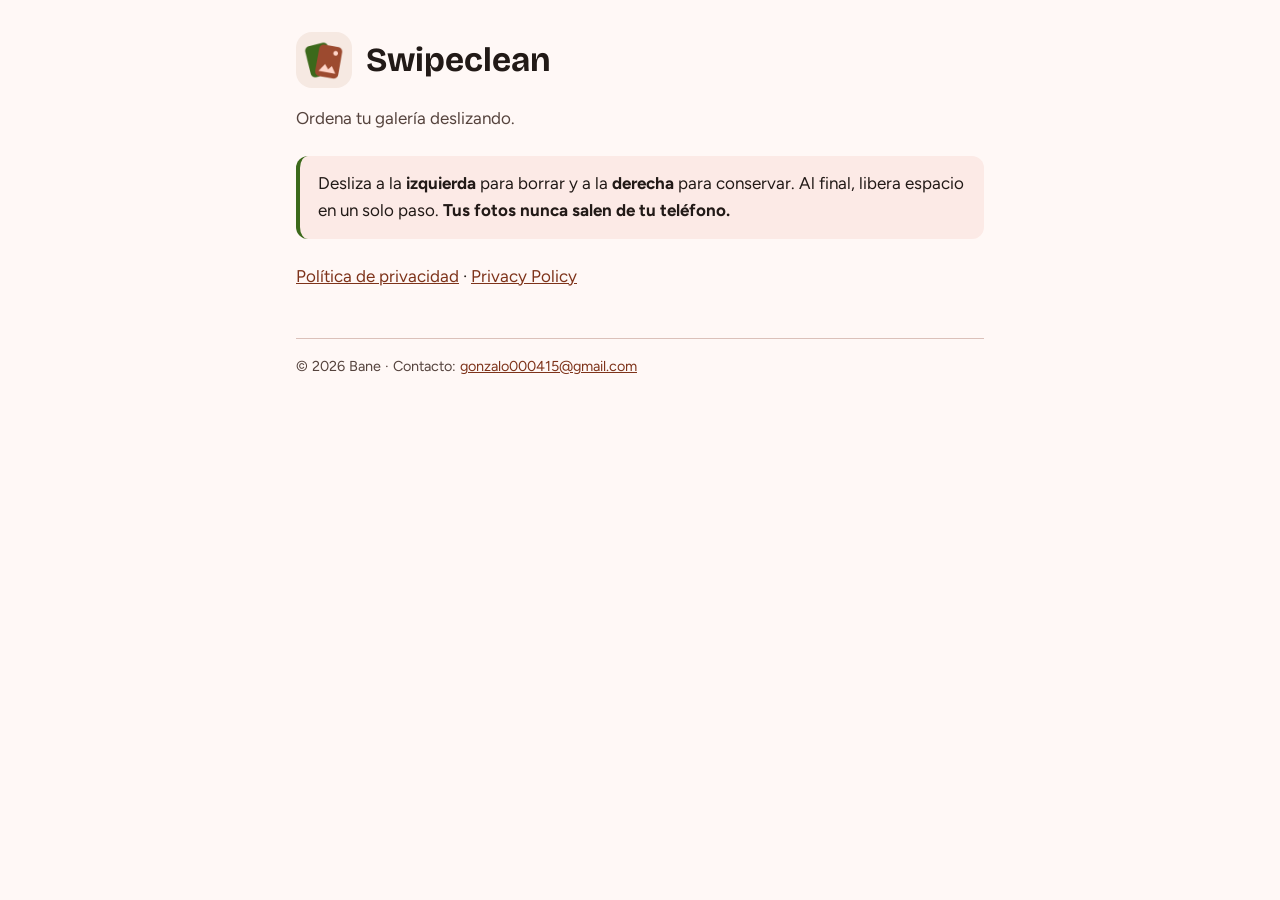
<file: index.html>
<!doctype html>
<html lang="es">
<head>
  <meta charset="utf-8">
  <meta name="viewport" content="width=device-width, initial-scale=1">
  <title>Swipeclean</title>
  <meta name="description" content="Ordena tu galería deslizando: borra lo que no sirve y conserva lo que importa. Tus fotos nunca salen de tu teléfono.">
  <link rel="icon" href="icon.png">
  <link rel="preconnect" href="https://fonts.googleapis.com">
  <link rel="preconnect" href="https://fonts.gstatic.com" crossorigin>
  <link href="https://fonts.googleapis.com/css2?family=Bricolage+Grotesque:opsz,wght@12..96,700&family=Figtree:wght@400;600&display=swap" rel="stylesheet">
  <link rel="stylesheet" href="style.css">
</head>
<body>
<main>
  <header>
    <img src="icon.png" alt="">
    <h1>Swipeclean</h1>
  </header>
  <p class="muted">Ordena tu galería deslizando.</p>
  <div class="highlight">
    Desliza a la <strong>izquierda</strong> para borrar y a la <strong>derecha</strong> para conservar.
    Al final, libera espacio en un solo paso. <strong>Tus fotos nunca salen de tu teléfono.</strong>
  </div>
  <p><a href="privacidad/">Política de privacidad</a> · <a href="privacy/">Privacy Policy</a></p>
  <footer>© 2026 Bane · Contacto: <a href="mailto:gonzalo000415@gmail.com">gonzalo000415@gmail.com</a></footer>
</main>
</body>
</html>
</file>
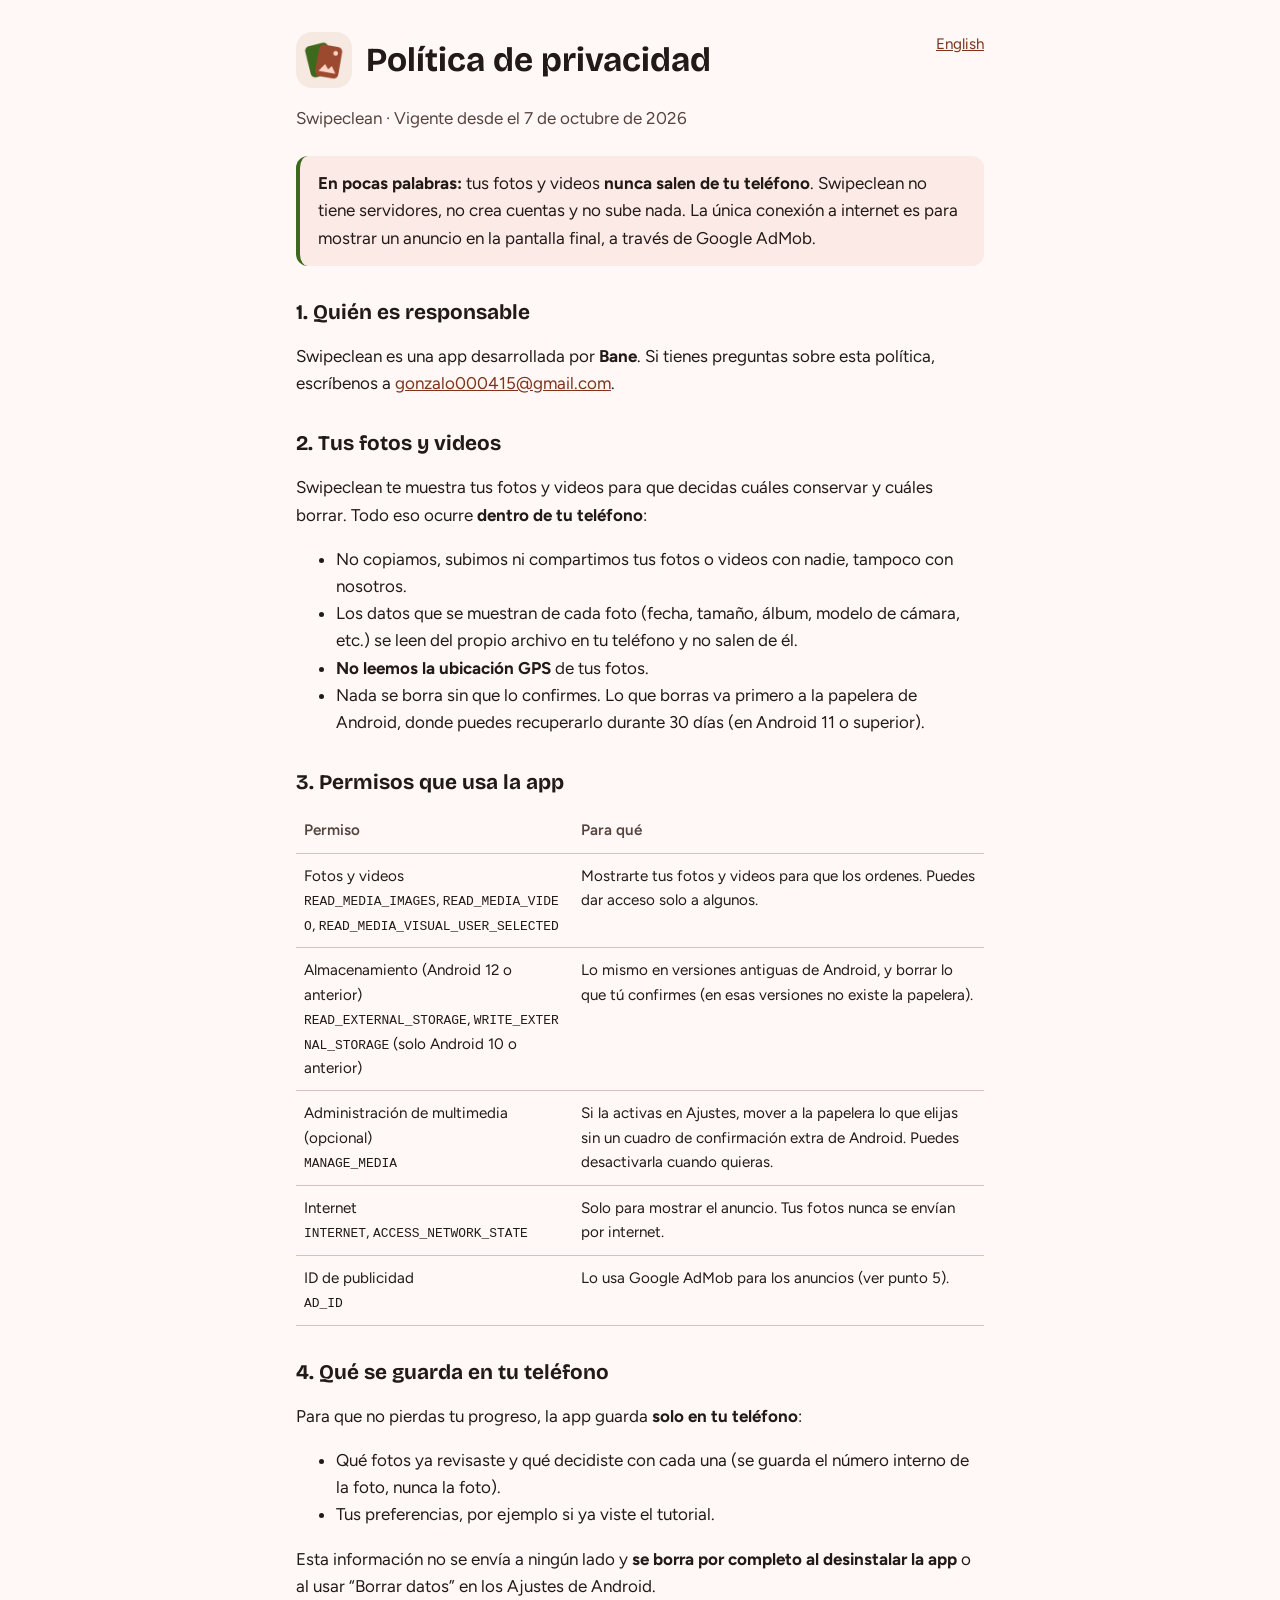
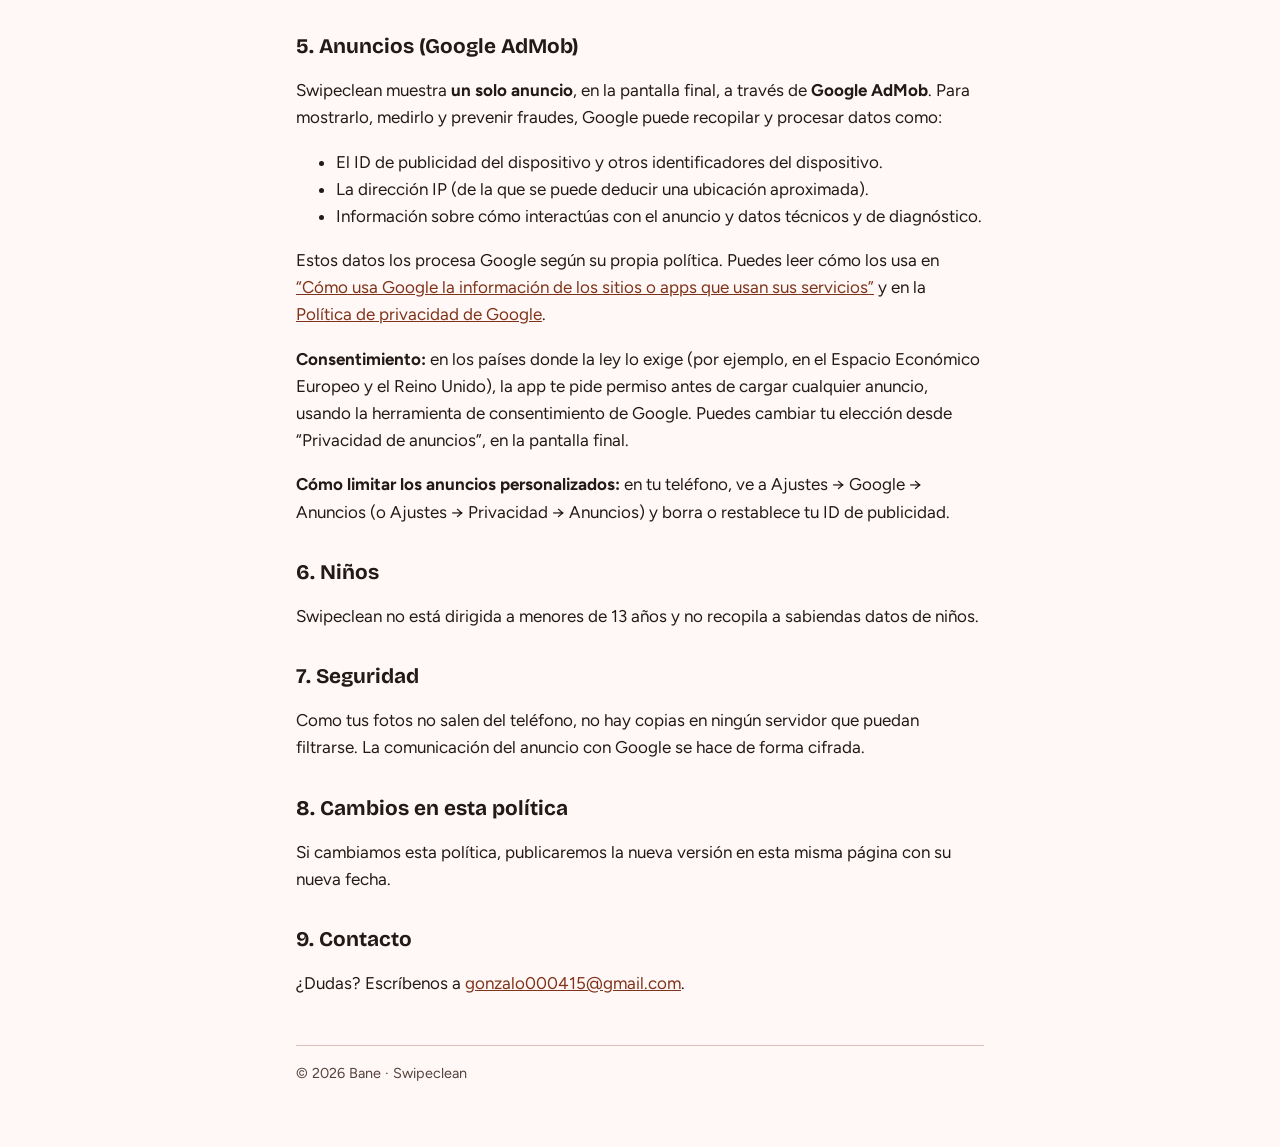
<file: privacidad/index.html>
<!doctype html>
<html lang="es">
<head>
  <meta charset="utf-8">
  <meta name="viewport" content="width=device-width, initial-scale=1">
  <title>Política de privacidad · Swipeclean</title>
  <meta name="description" content="Política de privacidad de Swipeclean: tus fotos y videos nunca salen de tu teléfono.">
  <link rel="icon" href="../icon.png">
  <link rel="preconnect" href="https://fonts.googleapis.com">
  <link rel="preconnect" href="https://fonts.gstatic.com" crossorigin>
  <link href="https://fonts.googleapis.com/css2?family=Bricolage+Grotesque:opsz,wght@12..96,700&family=Figtree:wght@400;600&display=swap" rel="stylesheet">
  <link rel="stylesheet" href="../style.css">
</head>
<body>
<main>
  <a class="lang" href="../privacy/">English</a>
  <header>
    <img src="../icon.png" alt="">
    <h1>Política de privacidad</h1>
  </header>
  <p class="muted">Swipeclean · Vigente desde el 7 de octubre de 2026</p>

  <div class="highlight">
    <strong>En pocas palabras:</strong> tus fotos y videos <strong>nunca salen de tu teléfono</strong>.
    Swipeclean no tiene servidores, no crea cuentas y no sube nada. La única conexión a internet
    es para mostrar un anuncio en la pantalla final, a través de Google AdMob.
  </div>

  <h2>1. Quién es responsable</h2>
  <p>Swipeclean es una app desarrollada por <strong>Bane</strong>. Si tienes preguntas sobre esta
    política, escríbenos a <a href="mailto:gonzalo000415@gmail.com">gonzalo000415@gmail.com</a>.</p>

  <h2>2. Tus fotos y videos</h2>
  <p>Swipeclean te muestra tus fotos y videos para que decidas cuáles conservar y cuáles borrar.
    Todo eso ocurre <strong>dentro de tu teléfono</strong>:</p>
  <ul>
    <li>No copiamos, subimos ni compartimos tus fotos o videos con nadie, tampoco con nosotros.</li>
    <li>Los datos que se muestran de cada foto (fecha, tamaño, álbum, modelo de cámara, etc.) se
      leen del propio archivo en tu teléfono y no salen de él.</li>
    <li><strong>No leemos la ubicación GPS</strong> de tus fotos.</li>
    <li>Nada se borra sin que lo confirmes. Lo que borras va primero a la papelera de Android,
      donde puedes recuperarlo durante 30 días (en Android 11 o superior).</li>
  </ul>

  <h2>3. Permisos que usa la app</h2>
  <table>
    <tr><th>Permiso</th><th>Para qué</th></tr>
    <tr><td>Fotos y videos<br><code>READ_MEDIA_IMAGES</code>, <code>READ_MEDIA_VIDEO</code>,
      <code>READ_MEDIA_VISUAL_USER_SELECTED</code></td>
      <td>Mostrarte tus fotos y videos para que los ordenes. Puedes dar acceso solo a algunos.</td></tr>
    <tr><td>Almacenamiento (Android 12 o anterior)<br><code>READ_EXTERNAL_STORAGE</code>,
      <code>WRITE_EXTERNAL_STORAGE</code> (solo Android 10 o anterior)</td>
      <td>Lo mismo en versiones antiguas de Android, y borrar lo que tú confirmes (en esas versiones no existe la papelera).</td></tr>
    <tr><td>Administración de multimedia (opcional)<br><code>MANAGE_MEDIA</code></td>
      <td>Si la activas en Ajustes, mover a la papelera lo que elijas sin un cuadro de confirmación extra de Android. Puedes desactivarla cuando quieras.</td></tr>
    <tr><td>Internet<br><code>INTERNET</code>, <code>ACCESS_NETWORK_STATE</code></td>
      <td>Solo para mostrar el anuncio. Tus fotos nunca se envían por internet.</td></tr>
    <tr><td>ID de publicidad<br><code>AD_ID</code></td>
      <td>Lo usa Google AdMob para los anuncios (ver punto 5).</td></tr>
  </table>

  <h2>4. Qué se guarda en tu teléfono</h2>
  <p>Para que no pierdas tu progreso, la app guarda <strong>solo en tu teléfono</strong>:</p>
  <ul>
    <li>Qué fotos ya revisaste y qué decidiste con cada una (se guarda el número interno de la foto, nunca la foto).</li>
    <li>Tus preferencias, por ejemplo si ya viste el tutorial.</li>
  </ul>
  <p>Esta información no se envía a ningún lado y <strong>se borra por completo al desinstalar la app</strong>
    o al usar “Borrar datos” en los Ajustes de Android.</p>

  <h2>5. Anuncios (Google AdMob)</h2>
  <p>Swipeclean muestra <strong>un solo anuncio</strong>, en la pantalla final, a través de
    <strong>Google AdMob</strong>. Para mostrarlo, medirlo y prevenir fraudes, Google puede recopilar
    y procesar datos como:</p>
  <ul>
    <li>El ID de publicidad del dispositivo y otros identificadores del dispositivo.</li>
    <li>La dirección IP (de la que se puede deducir una ubicación aproximada).</li>
    <li>Información sobre cómo interactúas con el anuncio y datos técnicos y de diagnóstico.</li>
  </ul>
  <p>Estos datos los procesa Google según su propia política. Puedes leer cómo los usa en
    <a href="https://policies.google.com/technologies/partner-sites?hl=es">“Cómo usa Google la información de los sitios o apps que usan sus servicios”</a>
    y en la <a href="https://policies.google.com/privacy?hl=es">Política de privacidad de Google</a>.</p>
  <p><strong>Consentimiento:</strong> en los países donde la ley lo exige (por ejemplo, en el Espacio
    Económico Europeo y el Reino Unido), la app te pide permiso antes de cargar cualquier anuncio,
    usando la herramienta de consentimiento de Google. Puedes cambiar tu elección desde
    “Privacidad de anuncios”, en la pantalla final.</p>
  <p><strong>Cómo limitar los anuncios personalizados:</strong> en tu teléfono, ve a
    Ajustes → Google → Anuncios (o Ajustes → Privacidad → Anuncios) y borra o restablece tu ID de publicidad.</p>

  <h2>6. Niños</h2>
  <p>Swipeclean no está dirigida a menores de 13 años y no recopila a sabiendas datos de niños.</p>

  <h2>7. Seguridad</h2>
  <p>Como tus fotos no salen del teléfono, no hay copias en ningún servidor que puedan filtrarse.
    La comunicación del anuncio con Google se hace de forma cifrada.</p>

  <h2>8. Cambios en esta política</h2>
  <p>Si cambiamos esta política, publicaremos la nueva versión en esta misma página con su nueva fecha.</p>

  <h2>9. Contacto</h2>
  <p>¿Dudas? Escríbenos a <a href="mailto:gonzalo000415@gmail.com">gonzalo000415@gmail.com</a>.</p>

  <footer>© 2026 Bane · Swipeclean</footer>
</main>
</body>
</html>
</file>
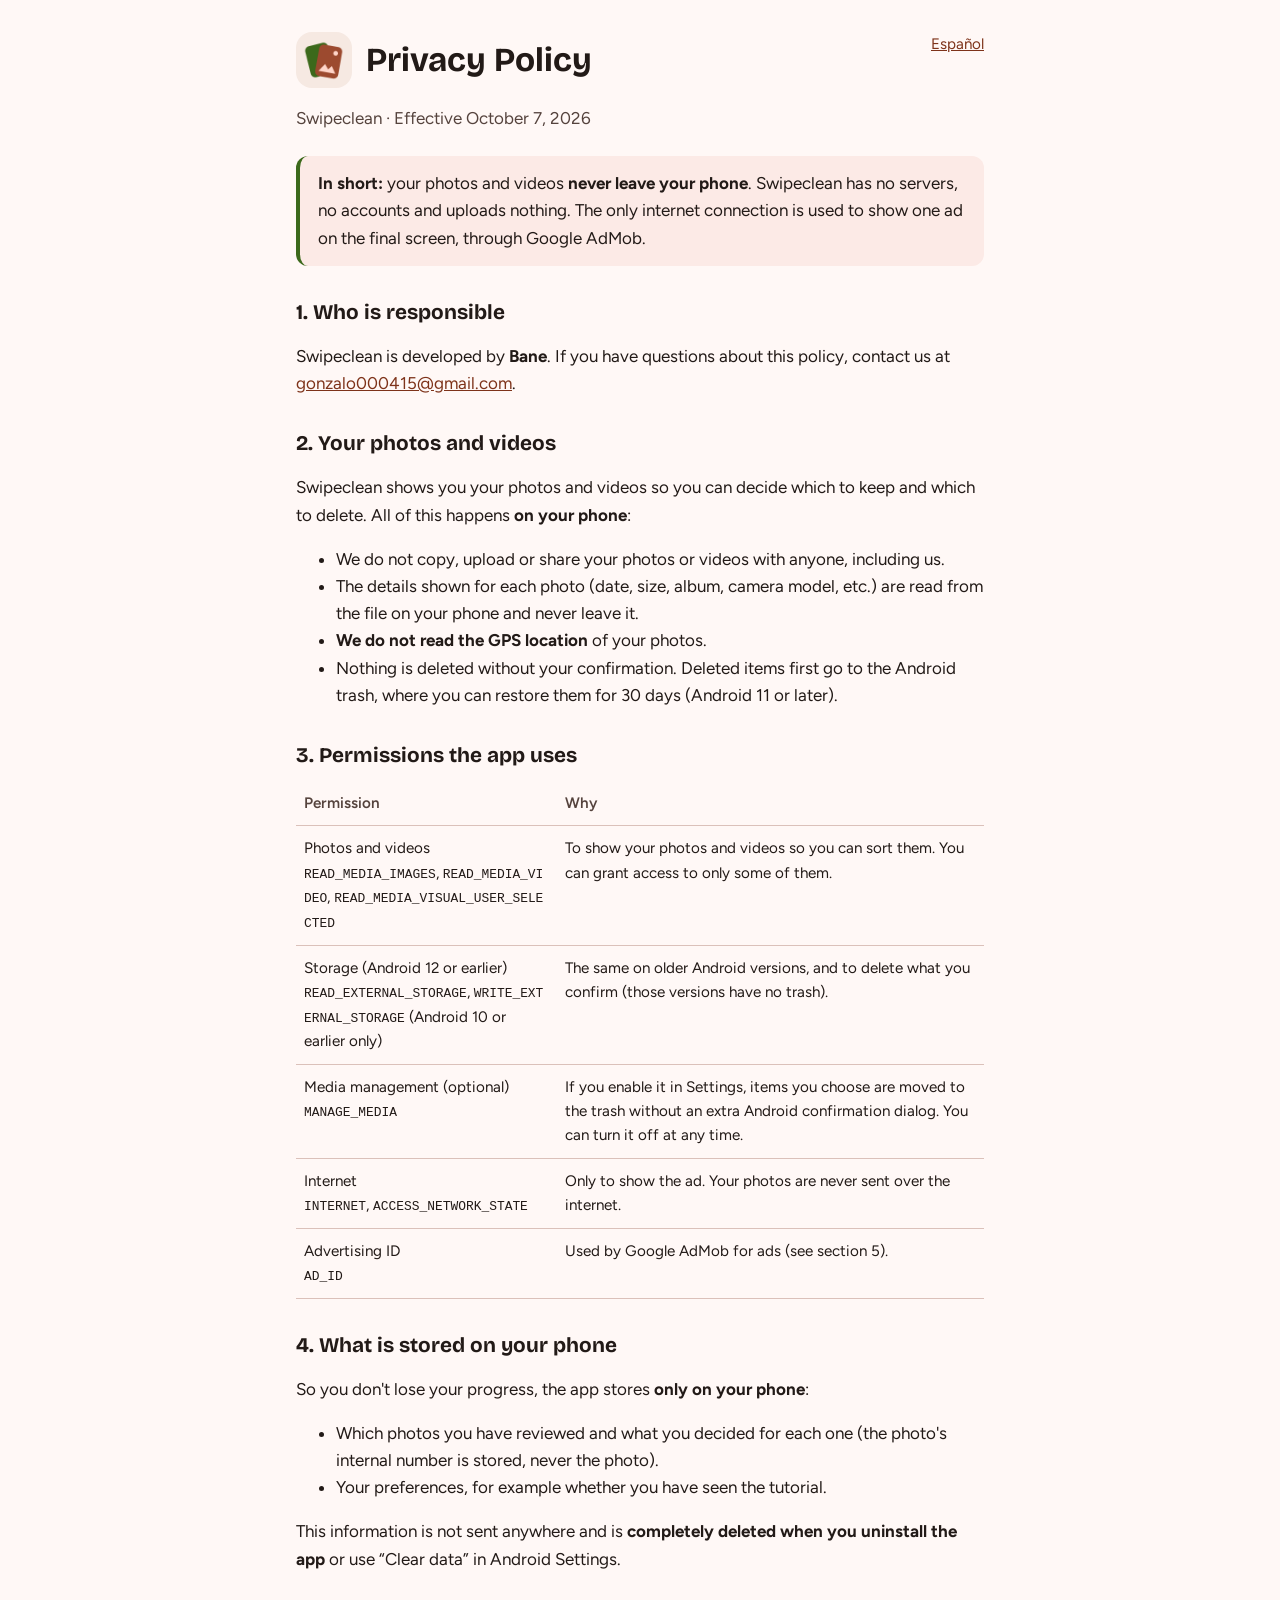
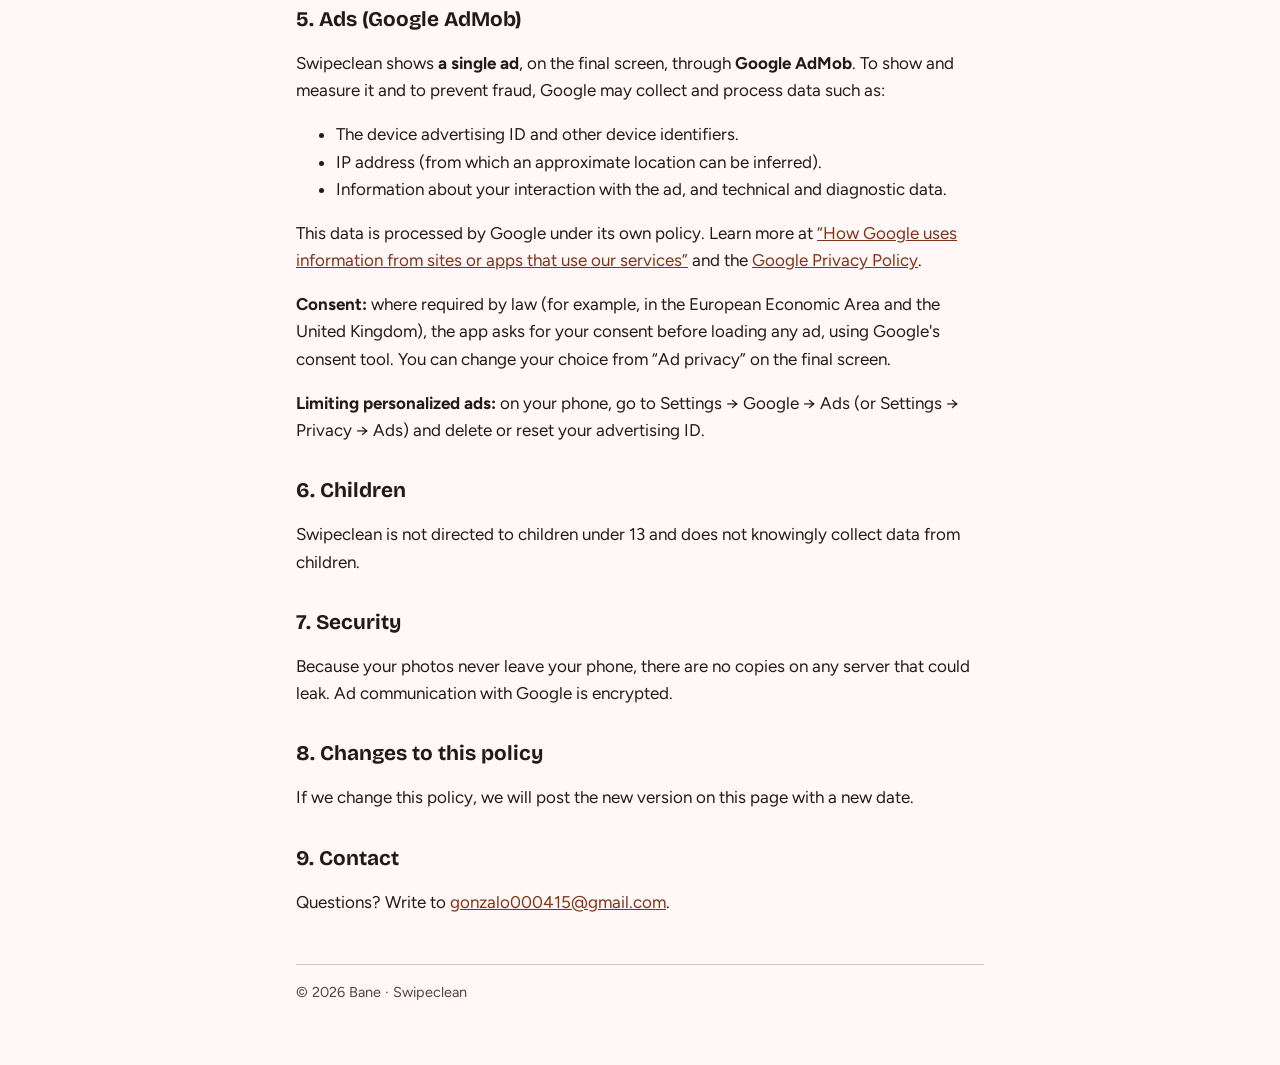
<file: privacy/index.html>
<!doctype html>
<html lang="en">
<head>
  <meta charset="utf-8">
  <meta name="viewport" content="width=device-width, initial-scale=1">
  <title>Privacy Policy · Swipeclean</title>
  <meta name="description" content="Swipeclean privacy policy: your photos and videos never leave your phone.">
  <link rel="icon" href="../icon.png">
  <link rel="preconnect" href="https://fonts.googleapis.com">
  <link rel="preconnect" href="https://fonts.gstatic.com" crossorigin>
  <link href="https://fonts.googleapis.com/css2?family=Bricolage+Grotesque:opsz,wght@12..96,700&family=Figtree:wght@400;600&display=swap" rel="stylesheet">
  <link rel="stylesheet" href="../style.css">
</head>
<body>
<main>
  <a class="lang" href="../privacidad/">Español</a>
  <header>
    <img src="../icon.png" alt="">
    <h1>Privacy Policy</h1>
  </header>
  <p class="muted">Swipeclean · Effective October 7, 2026</p>

  <div class="highlight">
    <strong>In short:</strong> your photos and videos <strong>never leave your phone</strong>.
    Swipeclean has no servers, no accounts and uploads nothing. The only internet connection is
    used to show one ad on the final screen, through Google AdMob.
  </div>

  <h2>1. Who is responsible</h2>
  <p>Swipeclean is developed by <strong>Bane</strong>. If you have questions about this policy,
    contact us at <a href="mailto:gonzalo000415@gmail.com">gonzalo000415@gmail.com</a>.</p>

  <h2>2. Your photos and videos</h2>
  <p>Swipeclean shows you your photos and videos so you can decide which to keep and which to
    delete. All of this happens <strong>on your phone</strong>:</p>
  <ul>
    <li>We do not copy, upload or share your photos or videos with anyone, including us.</li>
    <li>The details shown for each photo (date, size, album, camera model, etc.) are read from the
      file on your phone and never leave it.</li>
    <li><strong>We do not read the GPS location</strong> of your photos.</li>
    <li>Nothing is deleted without your confirmation. Deleted items first go to the Android trash,
      where you can restore them for 30 days (Android 11 or later).</li>
  </ul>

  <h2>3. Permissions the app uses</h2>
  <table>
    <tr><th>Permission</th><th>Why</th></tr>
    <tr><td>Photos and videos<br><code>READ_MEDIA_IMAGES</code>, <code>READ_MEDIA_VIDEO</code>,
      <code>READ_MEDIA_VISUAL_USER_SELECTED</code></td>
      <td>To show your photos and videos so you can sort them. You can grant access to only some of them.</td></tr>
    <tr><td>Storage (Android 12 or earlier)<br><code>READ_EXTERNAL_STORAGE</code>,
      <code>WRITE_EXTERNAL_STORAGE</code> (Android 10 or earlier only)</td>
      <td>The same on older Android versions, and to delete what you confirm (those versions have no trash).</td></tr>
    <tr><td>Media management (optional)<br><code>MANAGE_MEDIA</code></td>
      <td>If you enable it in Settings, items you choose are moved to the trash without an extra Android confirmation dialog. You can turn it off at any time.</td></tr>
    <tr><td>Internet<br><code>INTERNET</code>, <code>ACCESS_NETWORK_STATE</code></td>
      <td>Only to show the ad. Your photos are never sent over the internet.</td></tr>
    <tr><td>Advertising ID<br><code>AD_ID</code></td>
      <td>Used by Google AdMob for ads (see section 5).</td></tr>
  </table>

  <h2>4. What is stored on your phone</h2>
  <p>So you don't lose your progress, the app stores <strong>only on your phone</strong>:</p>
  <ul>
    <li>Which photos you have reviewed and what you decided for each one (the photo's internal number is stored, never the photo).</li>
    <li>Your preferences, for example whether you have seen the tutorial.</li>
  </ul>
  <p>This information is not sent anywhere and is <strong>completely deleted when you uninstall the app</strong>
    or use “Clear data” in Android Settings.</p>

  <h2>5. Ads (Google AdMob)</h2>
  <p>Swipeclean shows <strong>a single ad</strong>, on the final screen, through <strong>Google AdMob</strong>.
    To show and measure it and to prevent fraud, Google may collect and process data such as:</p>
  <ul>
    <li>The device advertising ID and other device identifiers.</li>
    <li>IP address (from which an approximate location can be inferred).</li>
    <li>Information about your interaction with the ad, and technical and diagnostic data.</li>
  </ul>
  <p>This data is processed by Google under its own policy. Learn more at
    <a href="https://policies.google.com/technologies/partner-sites">“How Google uses information from sites or apps that use our services”</a>
    and the <a href="https://policies.google.com/privacy">Google Privacy Policy</a>.</p>
  <p><strong>Consent:</strong> where required by law (for example, in the European Economic Area and
    the United Kingdom), the app asks for your consent before loading any ad, using Google's consent
    tool. You can change your choice from “Ad privacy” on the final screen.</p>
  <p><strong>Limiting personalized ads:</strong> on your phone, go to Settings → Google → Ads
    (or Settings → Privacy → Ads) and delete or reset your advertising ID.</p>

  <h2>6. Children</h2>
  <p>Swipeclean is not directed to children under 13 and does not knowingly collect data from children.</p>

  <h2>7. Security</h2>
  <p>Because your photos never leave your phone, there are no copies on any server that could leak.
    Ad communication with Google is encrypted.</p>

  <h2>8. Changes to this policy</h2>
  <p>If we change this policy, we will post the new version on this page with a new date.</p>

  <h2>9. Contact</h2>
  <p>Questions? Write to <a href="mailto:gonzalo000415@gmail.com">gonzalo000415@gmail.com</a>.</p>

  <footer>© 2026 Bane · Swipeclean</footer>
</main>
</body>
</html>
</file>
<file: style.css>
/* Swipeclean · mismos colores que la app (paleta "cuarto oscuro"). */
:root {
  --bg: #FFF8F6;
  --surface: #FCEAE6;
  --text: #221A17;
  --muted: #55433D;
  --primary: #7E331A;
  --line: #DBC1BA;
  --keep: #3C691B;
  --delete: #B4271F;
}
@media (prefers-color-scheme: dark) {
  :root {
    --bg: #19120F;
    --surface: #261E1B;
    --text: #F0DFDA;
    --muted: #DBC1BA;
    --primary: #FFB59E;
    --line: #55433D;
    --keep: #A1D57A;
    --delete: #FFB4AA;
  }
}
* { box-sizing: border-box; }
html { -webkit-text-size-adjust: 100%; }
body {
  margin: 0;
  background: var(--bg);
  color: var(--text);
  font: 17px/1.6 "Figtree", system-ui, sans-serif;
}
main { max-width: 720px; margin: 0 auto; padding: 32px 16px 64px; }
header { display: flex; align-items: center; gap: 14px; margin-bottom: 8px; }
header img { width: 56px; height: 56px; border-radius: 16px; }
h1, h2 { font-family: "Bricolage Grotesque", system-ui, sans-serif; line-height: 1.2; }
h1 { font-size: 2.1rem; margin: 0; }
h2 { font-size: 1.3rem; margin: 2.2rem 0 0.5rem; }
p, li { color: var(--text); }
.muted { color: var(--muted); }
.lang { float: right; font-size: 0.95rem; }
a { color: var(--primary); }
.highlight {
  background: var(--surface);
  border-left: 4px solid var(--keep);
  border-radius: 12px;
  padding: 14px 18px;
  margin: 24px 0;
}
table { width: 100%; border-collapse: collapse; margin: 12px 0; font-size: 0.95rem; }
th, td { text-align: left; padding: 10px 8px; border-bottom: 1px solid var(--line); vertical-align: top; }
th { color: var(--muted); font-weight: 600; }
code { font-size: 0.85em; word-break: break-all; }
footer { margin-top: 48px; padding-top: 16px; border-top: 1px solid var(--line); color: var(--muted); font-size: 0.9rem; }
@media (max-width: 480px) {
  h1 { font-size: 1.7rem; }
  th, td { padding: 8px 4px; }
}
</file>
